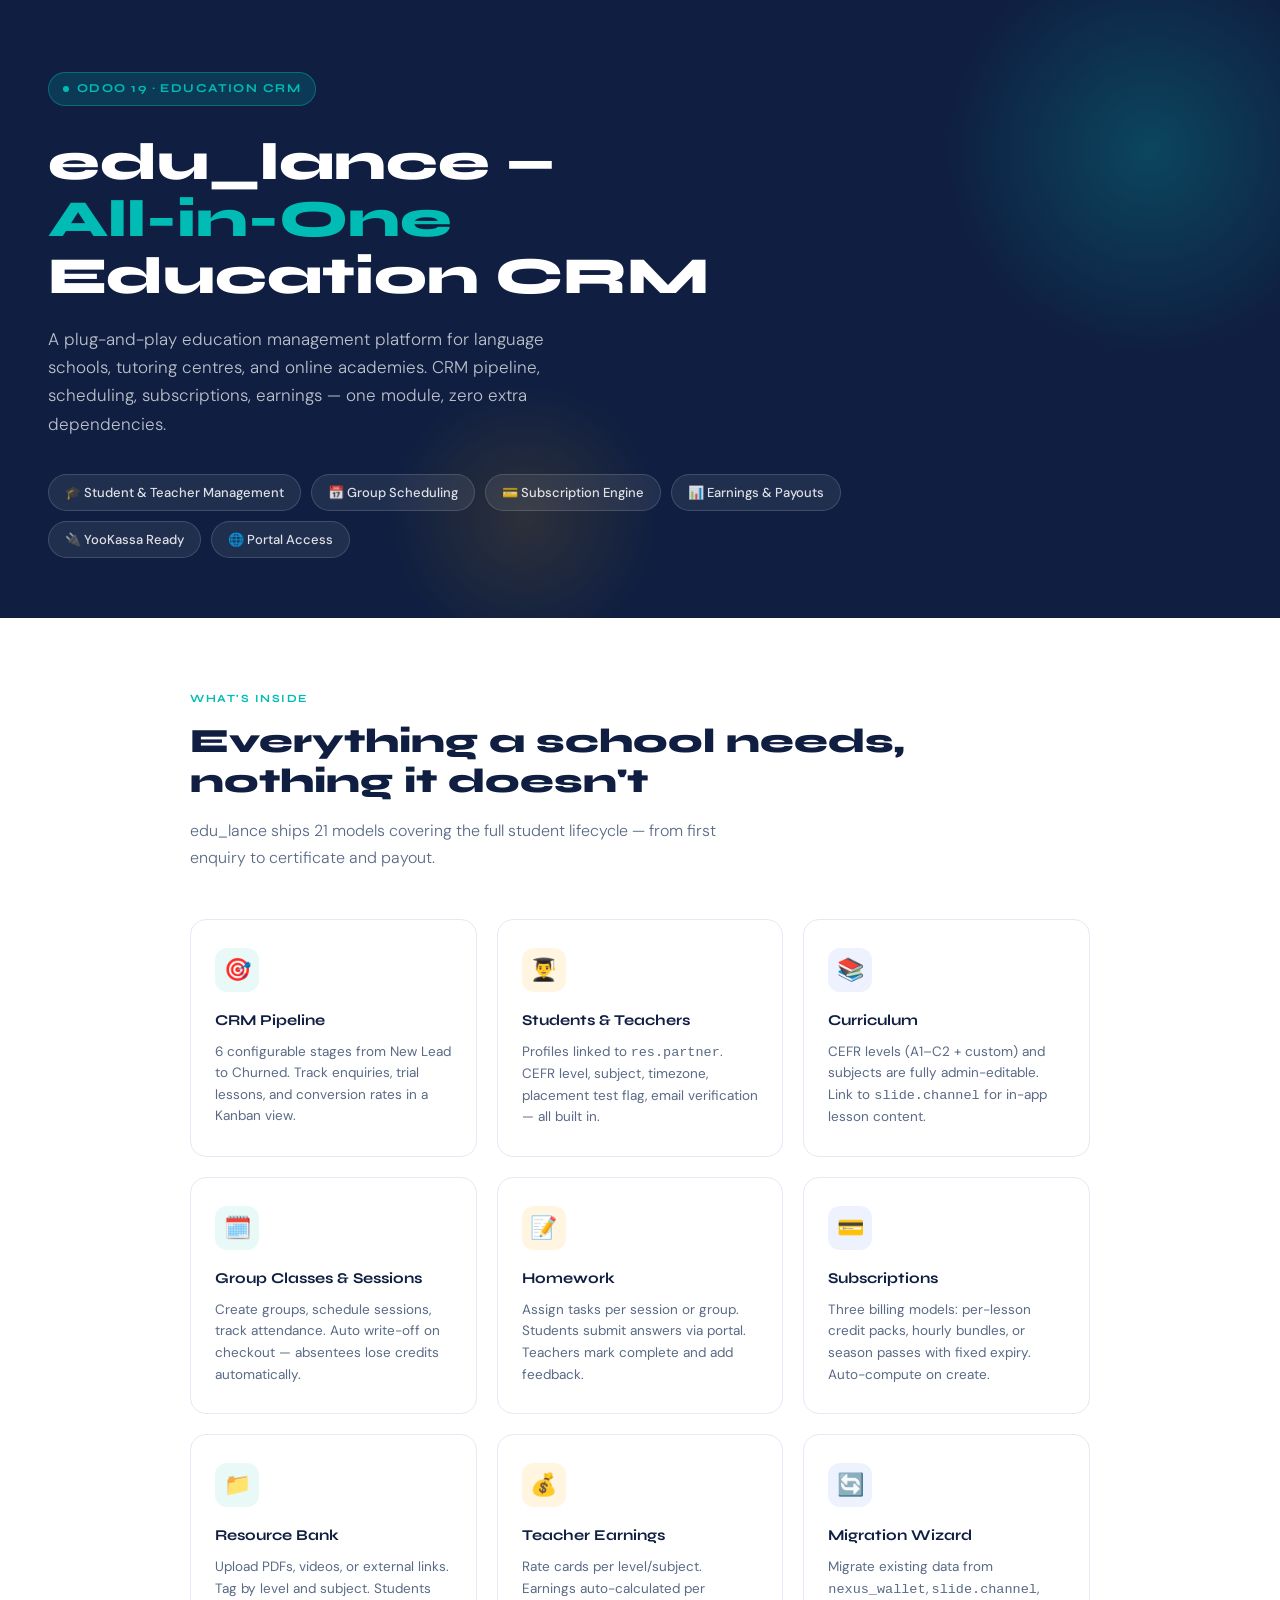
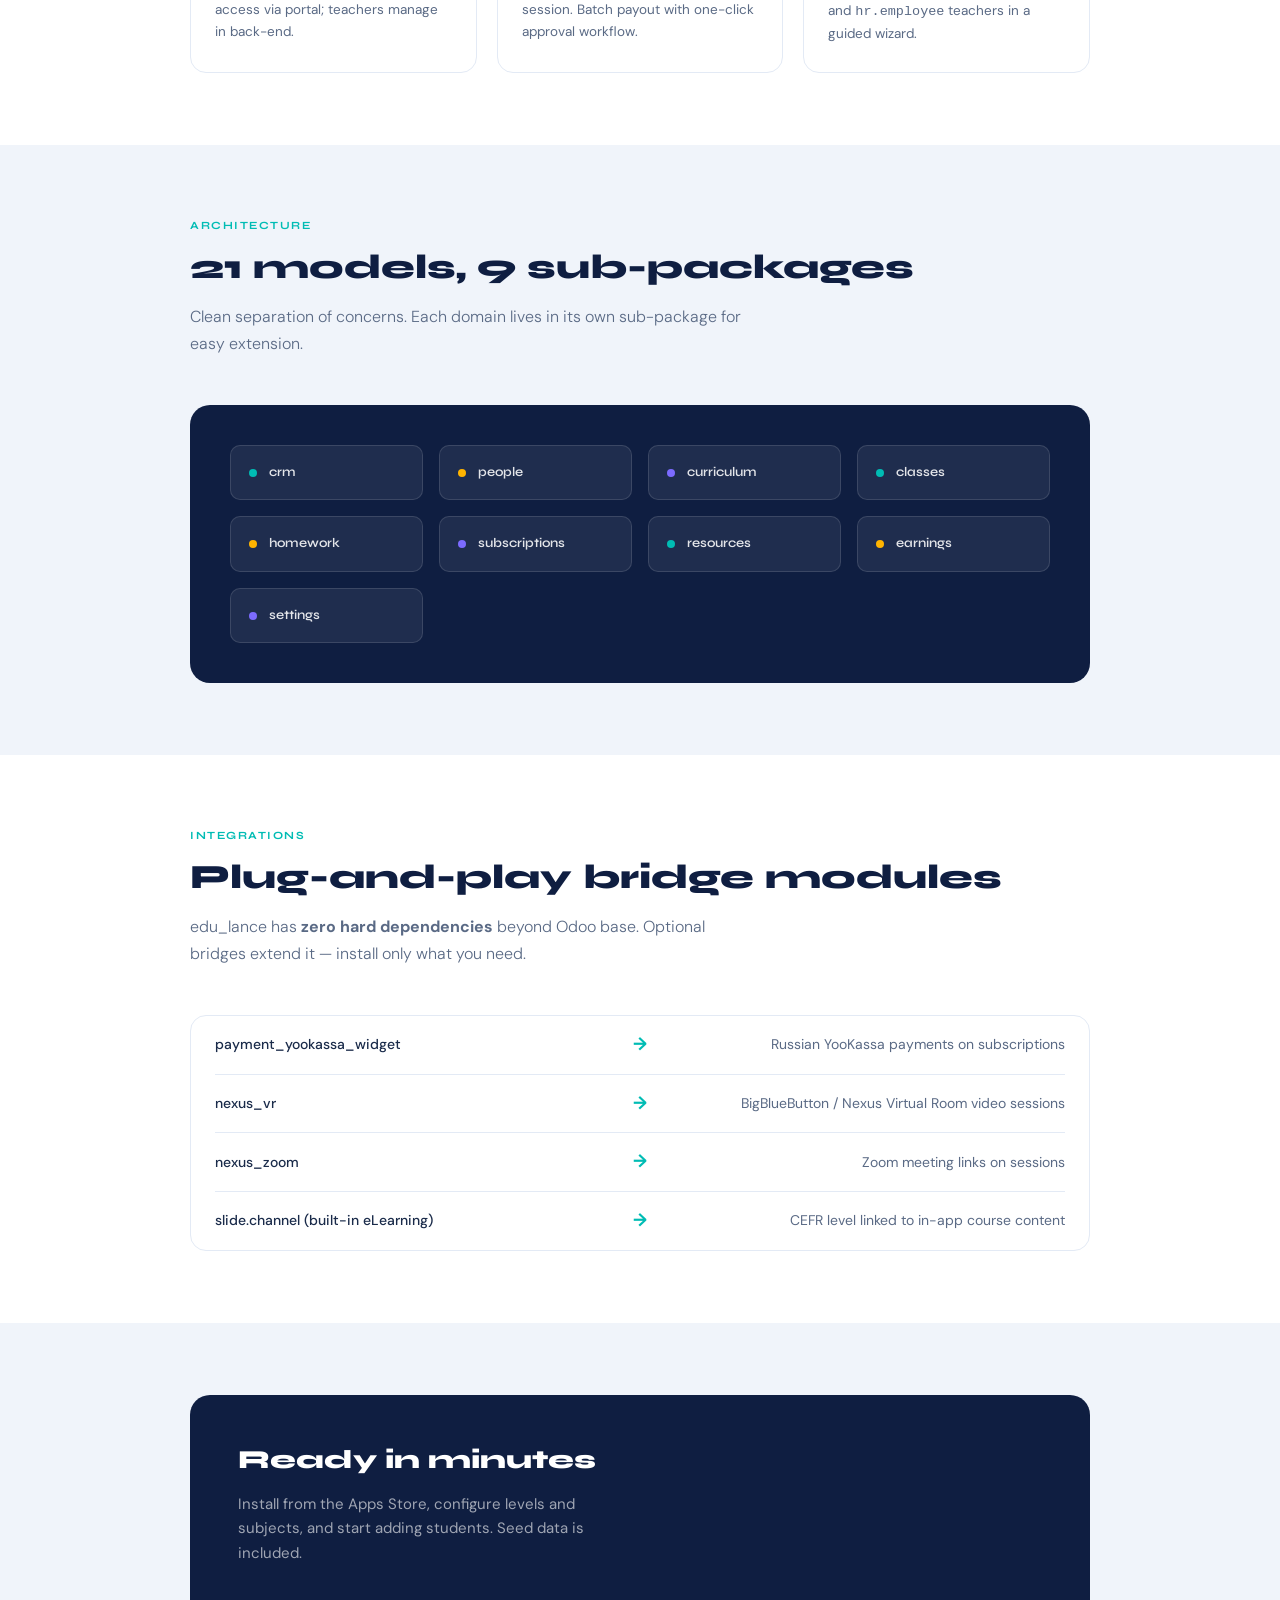
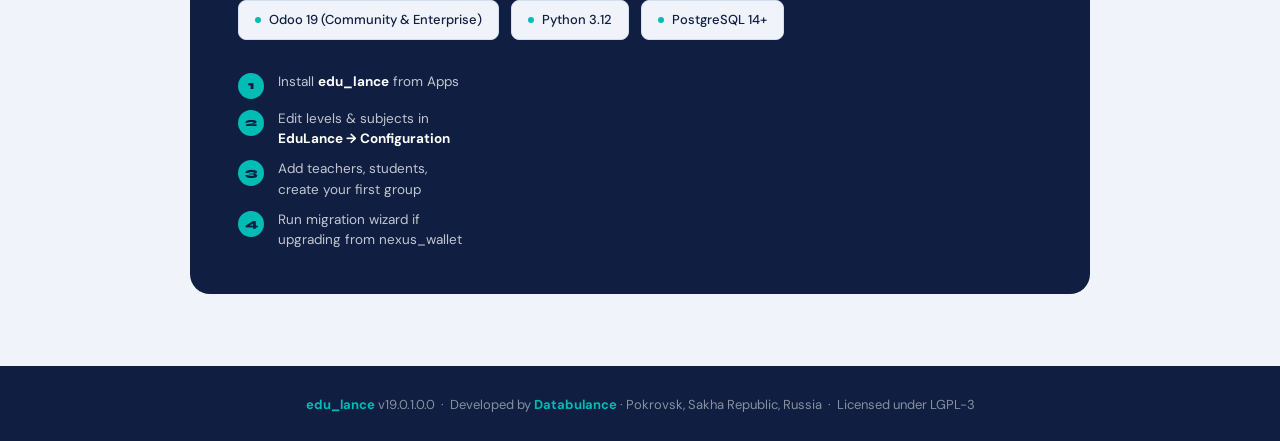
<file: edu_lance/static/description/index.html>
<!DOCTYPE html>
<html lang="en">
<head>
<meta charset="UTF-8"/>
<meta name="viewport" content="width=device-width, initial-scale=1.0"/>
<title>edu_lance — All-in-One Education CRM for Odoo 19</title>
<style>
  @import url('https://fonts.googleapis.com/css2?family=Syne:wght@400;600;700;800&family=DM+Sans:ital,wght@0,300;0,400;0,500;1,300&display=swap');

  *, *::before, *::after { box-sizing: border-box; margin: 0; padding: 0; }

  :root {
    --navy:   #0F1E41;
    --teal:   #00BCB4;
    --gold:   #FFB400;
    --white:  #FFFFFF;
    --slate:  #F0F4FA;
    --text:   #1A2B4A;
    --muted:  #5A6A85;
    --radius: 16px;
  }

  body {
    font-family: 'DM Sans', sans-serif;
    color: var(--text);
    background: var(--white);
    line-height: 1.65;
  }

  /* ── HERO ─────────────────────────────────── */
  .hero {
    background: var(--navy);
    color: var(--white);
    padding: 72px 48px 60px;
    position: relative;
    overflow: hidden;
  }
  .hero::before {
    content: '';
    position: absolute;
    top: -60px; right: -80px;
    width: 420px; height: 420px;
    border-radius: 50%;
    background: radial-gradient(circle, rgba(0,188,180,.25) 0%, transparent 70%);
    pointer-events: none;
  }
  .hero::after {
    content: '';
    position: absolute;
    bottom: -40px; left: 30%;
    width: 280px; height: 280px;
    border-radius: 50%;
    background: radial-gradient(circle, rgba(255,180,0,.12) 0%, transparent 70%);
    pointer-events: none;
  }

  .hero-inner { max-width: 860px; position: relative; z-index: 1; }

  .badge {
    display: inline-flex; align-items: center; gap: 8px;
    background: rgba(0,188,180,.18);
    border: 1px solid rgba(0,188,180,.4);
    color: var(--teal);
    font-family: 'Syne', sans-serif;
    font-size: 12px; font-weight: 700;
    letter-spacing: .12em; text-transform: uppercase;
    padding: 6px 14px; border-radius: 999px;
    margin-bottom: 28px;
  }
  .badge span { width: 6px; height: 6px; border-radius: 50%; background: var(--teal); }

  .hero h1 {
    font-family: 'Syne', sans-serif;
    font-size: clamp(32px, 5vw, 52px);
    font-weight: 800;
    line-height: 1.1;
    margin-bottom: 20px;
  }
  .hero h1 em { color: var(--teal); font-style: normal; }

  .hero p {
    font-size: 17px;
    color: rgba(255,255,255,.72);
    max-width: 560px;
    margin-bottom: 36px;
    font-weight: 300;
  }

  .pill-row { display: flex; flex-wrap: wrap; gap: 10px; }
  .pill {
    background: rgba(255,255,255,.08);
    border: 1px solid rgba(255,255,255,.14);
    color: rgba(255,255,255,.85);
    font-size: 13px; font-weight: 500;
    padding: 7px 16px; border-radius: 999px;
  }

  /* ── SECTION SHELL ────────────────────────── */
  .section { padding: 72px 48px; }
  .section--slate { background: var(--slate); }
  .section__inner { max-width: 900px; margin: 0 auto; }

  .section-label {
    font-family: 'Syne', sans-serif;
    font-size: 11px; font-weight: 700;
    letter-spacing: .14em; text-transform: uppercase;
    color: var(--teal);
    margin-bottom: 12px;
  }
  .section-title {
    font-family: 'Syne', sans-serif;
    font-size: clamp(22px, 3vw, 34px);
    font-weight: 800;
    color: var(--navy);
    margin-bottom: 16px;
    line-height: 1.2;
  }
  .section-sub {
    font-size: 16px; color: var(--muted);
    max-width: 560px; font-weight: 300;
    margin-bottom: 48px;
  }

  /* ── FEATURE GRID ─────────────────────────── */
  .feat-grid {
    display: grid;
    grid-template-columns: repeat(auto-fill, minmax(240px, 1fr));
    gap: 20px;
  }
  .feat-card {
    background: var(--white);
    border: 1px solid #E3EAF5;
    border-radius: var(--radius);
    padding: 28px 24px;
    transition: box-shadow .2s, transform .2s;
  }
  .feat-card:hover {
    box-shadow: 0 8px 32px rgba(15,30,65,.1);
    transform: translateY(-2px);
  }
  .feat-icon {
    width: 44px; height: 44px;
    border-radius: 12px;
    display: flex; align-items: center; justify-content: center;
    font-size: 22px;
    margin-bottom: 16px;
  }
  .feat-card h3 {
    font-family: 'Syne', sans-serif;
    font-size: 15px; font-weight: 700;
    color: var(--navy);
    margin-bottom: 8px;
  }
  .feat-card p { font-size: 13.5px; color: var(--muted); line-height: 1.6; }

  /* ── MODULE MAP ───────────────────────────── */
  .module-map {
    background: var(--navy);
    border-radius: 20px;
    padding: 40px;
    display: grid;
    grid-template-columns: repeat(auto-fill, minmax(180px, 1fr));
    gap: 16px;
  }
  .mod-chip {
    background: rgba(255,255,255,.07);
    border: 1px solid rgba(255,255,255,.12);
    border-radius: 10px;
    padding: 16px 18px;
    display: flex; align-items: center; gap: 12px;
  }
  .mod-chip-dot {
    width: 8px; height: 8px; border-radius: 50%;
    flex-shrink: 0;
  }
  .mod-chip span {
    font-family: 'Syne', sans-serif;
    font-size: 13px; font-weight: 600;
    color: rgba(255,255,255,.88);
  }

  /* ── BRIDGE TABLE ─────────────────────────── */
  .bridge-row {
    display: grid;
    grid-template-columns: 1fr auto 1fr;
    align-items: center;
    gap: 12px;
    padding: 14px 0;
    border-bottom: 1px solid #E3EAF5;
  }
  .bridge-row:last-child { border-bottom: none; }
  .bridge-label {
    font-size: 14px; font-weight: 500; color: var(--text);
  }
  .bridge-arrow {
    color: var(--teal); font-size: 18px; font-weight: 700;
  }
  .bridge-target {
    font-size: 14px; color: var(--muted);
    text-align: right;
  }

  /* ── INSTALL BLOCK ────────────────────────── */
  .install-box {
    background: var(--navy);
    border-radius: 20px;
    padding: 44px 48px;
    display: flex;
    align-items: center;
    justify-content: space-between;
    gap: 32px;
    flex-wrap: wrap;
  }
  .install-box h2 {
    font-family: 'Syne', sans-serif;
    font-size: 26px; font-weight: 800;
    color: var(--white);
    margin-bottom: 10px;
  }
  .install-box p { font-size: 15px; color: rgba(255,255,255,.6); max-width: 400px; }
  .install-steps {
    display: flex; flex-direction: column; gap: 10px;
    min-width: 240px;
  }
  .install-step {
    display: flex; align-items: flex-start; gap: 14px;
  }
  .step-num {
    width: 26px; height: 26px; border-radius: 50%;
    background: var(--teal);
    color: var(--navy);
    font-family: 'Syne', sans-serif;
    font-size: 12px; font-weight: 800;
    display: flex; align-items: center; justify-content: center;
    flex-shrink: 0; margin-top: 1px;
  }
  .step-text { font-size: 13.5px; color: rgba(255,255,255,.75); line-height: 1.5; }

  /* ── COMPAT ROW ───────────────────────────── */
  .compat-row {
    display: flex; flex-wrap: wrap; gap: 12px;
    margin-top: 8px;
  }
  .compat-chip {
    background: var(--slate);
    border: 1px solid #D4DFF0;
    border-radius: 8px;
    padding: 8px 16px;
    font-size: 13px; font-weight: 500;
    color: var(--navy);
    display: flex; align-items: center; gap: 8px;
  }
  .compat-chip .dot { width: 6px; height: 6px; border-radius: 50%; background: var(--teal); }

  /* ── FOOTER ───────────────────────────────── */
  footer {
    background: var(--navy);
    color: rgba(255,255,255,.5);
    text-align: center;
    padding: 28px;
    font-size: 13px;
  }
  footer strong { color: var(--teal); }
</style>
</head>
<body>

<!-- ══ HERO ══════════════════════════════════════ -->
<div class="hero">
  <div class="hero-inner">
    <div class="badge"><span></span> Odoo 19 · Education CRM</div>
    <h1>edu_lance —<br><em>All-in-One</em><br>Education CRM</h1>
    <p>
      A plug-and-play education management platform for language schools, tutoring
      centres, and online academies. CRM pipeline, scheduling, subscriptions,
      earnings — one module, zero extra dependencies.
    </p>
    <div class="pill-row">
      <div class="pill">🎓 Student & Teacher Management</div>
      <div class="pill">📅 Group Scheduling</div>
      <div class="pill">💳 Subscription Engine</div>
      <div class="pill">📊 Earnings & Payouts</div>
      <div class="pill">🔌 YooKassa Ready</div>
      <div class="pill">🌐 Portal Access</div>
    </div>
  </div>
</div>

<!-- ══ FEATURES ══════════════════════════════════ -->
<div class="section">
  <div class="section__inner">
    <div class="section-label">What's inside</div>
    <h2 class="section-title">Everything a school needs, nothing it doesn't</h2>
    <p class="section-sub">
      edu_lance ships 21 models covering the full student lifecycle — from first
      enquiry to certificate and payout.
    </p>

    <div class="feat-grid">

      <div class="feat-card">
        <div class="feat-icon" style="background:#E8F9F8;">🎯</div>
        <h3>CRM Pipeline</h3>
        <p>6 configurable stages from New Lead to Churned. Track enquiries, trial lessons, and conversion rates in a Kanban view.</p>
      </div>

      <div class="feat-card">
        <div class="feat-icon" style="background:#FFF5E0;">👨‍🎓</div>
        <h3>Students & Teachers</h3>
        <p>Profiles linked to <code>res.partner</code>. CEFR level, subject, timezone, placement test flag, email verification — all built in.</p>
      </div>

      <div class="feat-card">
        <div class="feat-icon" style="background:#EEF2FF;">📚</div>
        <h3>Curriculum</h3>
        <p>CEFR levels (A1–C2 + custom) and subjects are fully admin-editable. Link to <code>slide.channel</code> for in-app lesson content.</p>
      </div>

      <div class="feat-card">
        <div class="feat-icon" style="background:#E8F9F8;">🗓️</div>
        <h3>Group Classes & Sessions</h3>
        <p>Create groups, schedule sessions, track attendance. Auto write-off on checkout — absentees lose credits automatically.</p>
      </div>

      <div class="feat-card">
        <div class="feat-icon" style="background:#FFF5E0;">📝</div>
        <h3>Homework</h3>
        <p>Assign tasks per session or group. Students submit answers via portal. Teachers mark complete and add feedback.</p>
      </div>

      <div class="feat-card">
        <div class="feat-icon" style="background:#EEF2FF;">💳</div>
        <h3>Subscriptions</h3>
        <p>Three billing models: per-lesson credit packs, hourly bundles, or season passes with fixed expiry. Auto-compute on create.</p>
      </div>

      <div class="feat-card">
        <div class="feat-icon" style="background:#E8F9F8;">📁</div>
        <h3>Resource Bank</h3>
        <p>Upload PDFs, videos, or external links. Tag by level and subject. Students access via portal; teachers manage in back-end.</p>
      </div>

      <div class="feat-card">
        <div class="feat-icon" style="background:#FFF5E0;">💰</div>
        <h3>Teacher Earnings</h3>
        <p>Rate cards per level/subject. Earnings auto-calculated per session. Batch payout with one-click approval workflow.</p>
      </div>

      <div class="feat-card">
        <div class="feat-icon" style="background:#EEF2FF;">🔄</div>
        <h3>Migration Wizard</h3>
        <p>Migrate existing data from <code>nexus_wallet</code>, <code>slide.channel</code>, and <code>hr.employee</code> teachers in a guided wizard.</p>
      </div>

    </div>
  </div>
</div>

<!-- ══ MODULE MAP ═══════════════════════════════ -->
<div class="section section--slate">
  <div class="section__inner">
    <div class="section-label">Architecture</div>
    <h2 class="section-title">21 models, 9 sub-packages</h2>
    <p class="section-sub">Clean separation of concerns. Each domain lives in its own sub-package for easy extension.</p>

    <div class="module-map">
      <div class="mod-chip"><div class="mod-chip-dot" style="background:#00BCB4;"></div><span>crm</span></div>
      <div class="mod-chip"><div class="mod-chip-dot" style="background:#FFB400;"></div><span>people</span></div>
      <div class="mod-chip"><div class="mod-chip-dot" style="background:#7C6BFF;"></div><span>curriculum</span></div>
      <div class="mod-chip"><div class="mod-chip-dot" style="background:#00BCB4;"></div><span>classes</span></div>
      <div class="mod-chip"><div class="mod-chip-dot" style="background:#FFB400;"></div><span>homework</span></div>
      <div class="mod-chip"><div class="mod-chip-dot" style="background:#7C6BFF;"></div><span>subscriptions</span></div>
      <div class="mod-chip"><div class="mod-chip-dot" style="background:#00BCB4;"></div><span>resources</span></div>
      <div class="mod-chip"><div class="mod-chip-dot" style="background:#FFB400;"></div><span>earnings</span></div>
      <div class="mod-chip"><div class="mod-chip-dot" style="background:#7C6BFF;"></div><span>settings</span></div>
    </div>
  </div>
</div>

<!-- ══ PLUG-AND-PLAY ═════════════════════════════ -->
<div class="section">
  <div class="section__inner">
    <div class="section-label">Integrations</div>
    <h2 class="section-title">Plug-and-play bridge modules</h2>
    <p class="section-sub">
      edu_lance has <strong>zero hard dependencies</strong> beyond Odoo base.
      Optional bridges extend it — install only what you need.
    </p>

    <div style="border: 1px solid #E3EAF5; border-radius: var(--radius); overflow: hidden; padding: 0 24px;">
      <div class="bridge-row">
        <div class="bridge-label">payment_yookassa_widget</div>
        <div class="bridge-arrow">→</div>
        <div class="bridge-target">Russian YooKassa payments on subscriptions</div>
      </div>
      <div class="bridge-row">
        <div class="bridge-label">nexus_vr</div>
        <div class="bridge-arrow">→</div>
        <div class="bridge-target">BigBlueButton / Nexus Virtual Room video sessions</div>
      </div>
      <div class="bridge-row">
        <div class="bridge-label">nexus_zoom</div>
        <div class="bridge-arrow">→</div>
        <div class="bridge-target">Zoom meeting links on sessions</div>
      </div>
      <div class="bridge-row">
        <div class="bridge-label">slide.channel (built-in eLearning)</div>
        <div class="bridge-arrow">→</div>
        <div class="bridge-target">CEFR level linked to in-app course content</div>
      </div>
    </div>
  </div>
</div>

<!-- ══ INSTALL ═══════════════════════════════════ -->
<div class="section section--slate">
  <div class="section__inner">
    <div class="install-box">
      <div>
        <h2>Ready in minutes</h2>
        <p>Install from the Apps Store, configure levels and subjects, and start adding students. Seed data is included.</p>
        <br/>
        <div class="compat-row">
          <div class="compat-chip"><span class="dot"></span> Odoo 19 (Community &amp; Enterprise)</div>
          <div class="compat-chip"><span class="dot"></span> Python 3.12</div>
          <div class="compat-chip"><span class="dot"></span> PostgreSQL 14+</div>
        </div>
      </div>
      <div class="install-steps">
        <div class="install-step">
          <div class="step-num">1</div>
          <div class="step-text">Install <strong style="color:#fff">edu_lance</strong> from Apps</div>
        </div>
        <div class="install-step">
          <div class="step-num">2</div>
          <div class="step-text">Edit levels &amp; subjects in<br/><strong style="color:#fff">EduLance → Configuration</strong></div>
        </div>
        <div class="install-step">
          <div class="step-num">3</div>
          <div class="step-text">Add teachers, students,<br/>create your first group</div>
        </div>
        <div class="install-step">
          <div class="step-num">4</div>
          <div class="step-text">Run migration wizard if<br/>upgrading from nexus_wallet</div>
        </div>
      </div>
    </div>
  </div>
</div>

<!-- ══ FOOTER ════════════════════════════════════ -->
<footer>
  <strong>edu_lance</strong> v19.0.1.0.0 &nbsp;·&nbsp;
  Developed by <strong>Databulance</strong> · Pokrovsk, Sakha Republic, Russia &nbsp;·&nbsp;
  Licensed under LGPL-3
</footer>

</body>
</html>
</file>
